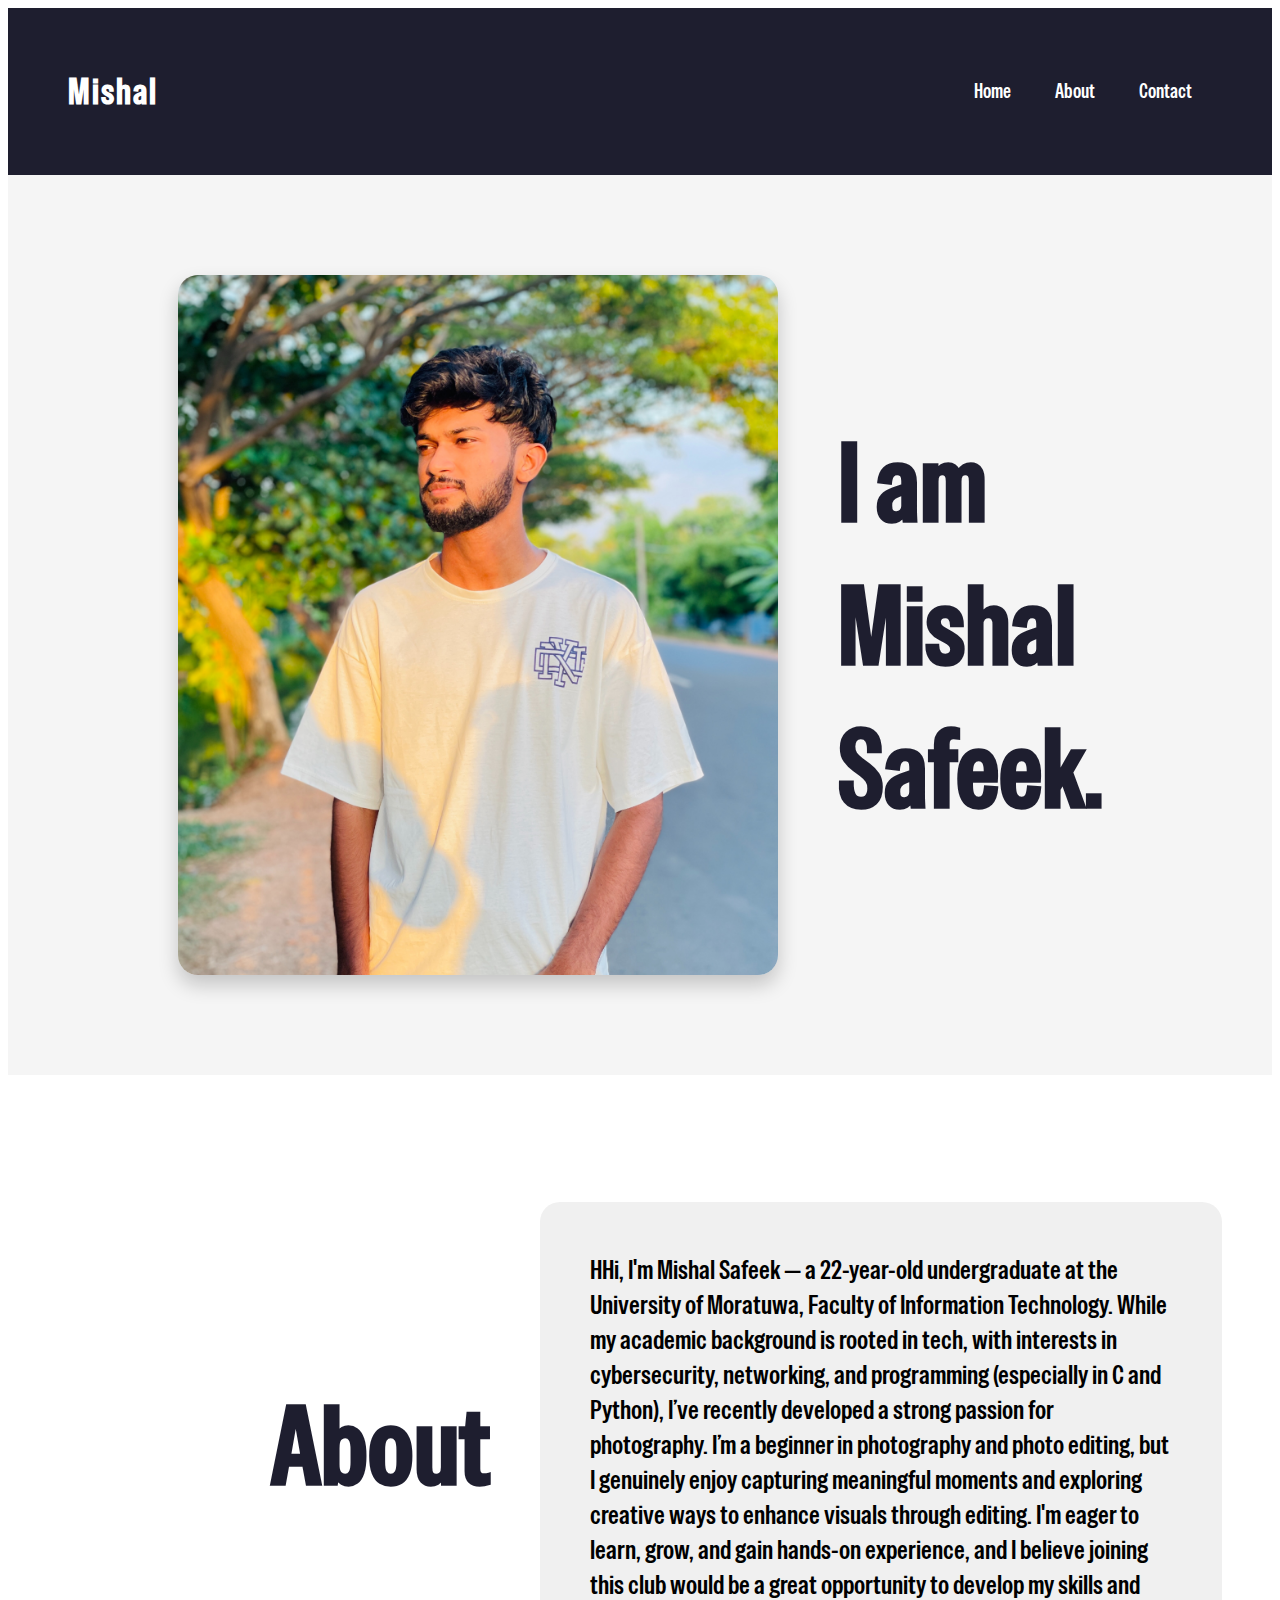
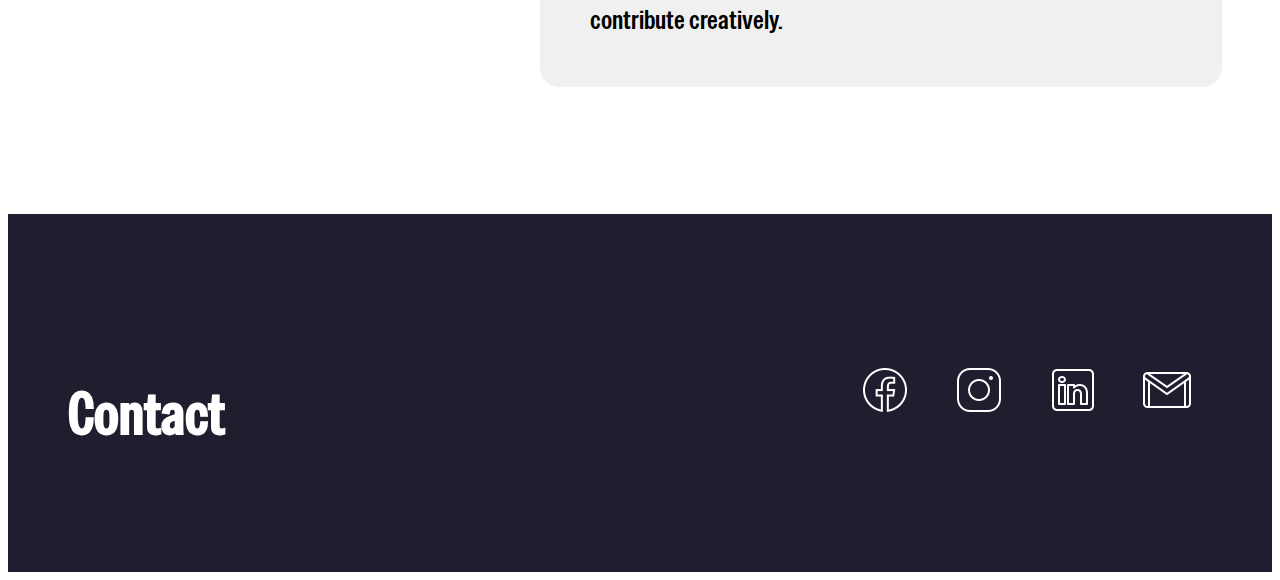
<file: index.html>
<!DOCTYPE html>
<html lang="en">
    <head>
    <meta charset="UTF-8">
    <meta name="viewport" content="width=device-width, initial-scale=1.0">
    <title>Mishal</title>
    <link rel="stylesheet" href="style.css">
    <link rel="preconnect" href="https://fonts.googleapis.com">
    <link rel="preconnect" href="https://fonts.gstatic.com" crossorigin>
    <link href="https://fonts.googleapis.com/css2?family=Press+Start+2P&family=Special+Gothic+Condensed+One&display=swap" rel="stylesheet">
    </head>
    <body>
        <header><div class="head-container">
            <h2>Mishal</h2>
            <nav>
                <a href="#Home">Home</a>
                <a href="#About">About</a>  
                <a href="#Contact">Contact</a>
            </nav></div>
        </header>
        <div class="Home" id="Home">
            <img src="IMG_E1872.JPG"  alt="Image">
            <h1>I am<br>Mishal<br>Safeek.</h1>
        </div>
        <div class="About" id="About">
            <h1>About</h1>
            <p>HHi, I'm Mishal Safeek — a 22-year-old undergraduate at the University of Moratuwa, Faculty of Information Technology. While my academic background is rooted in tech, with interests in cybersecurity, networking, and programming (especially in C and Python), I’ve recently developed a strong passion for photography.

I’m a beginner in photography and photo editing, but I genuinely enjoy capturing meaningful moments and exploring creative ways to enhance visuals through editing. I'm eager to learn, grow, and gain hands-on experience, and I believe joining this club would be a great opportunity to develop my skills and contribute creatively.</p>
        </div>

        <footer><div class="foot-container">
            <h3>Contact</h3>
            <nav>
                <a href="https://www.facebook.com/mishal.safeek/" target="_blank"><img src="icons8-facebook-50.png" alt="facebook"></a>
                <a href="https://www.instagram.com/mishalsafeek/" target="_blank"><img src="icons8-instagram-50.png" alt="instagram"></a>
                <a href="https://www.linkedin.com/in/mishal-safeek-54390a269/" target="_blank"><img src="icons8-linkedin-50.png" alt="linkedin"></a>
                <a href="mailto:mishalsafeek@gmail.com"><img src="icons8-gmail-50.png" alt="gmail"></a>
            </nav>
            
        </div>
        </footer>
    </body>
</html>
</file>
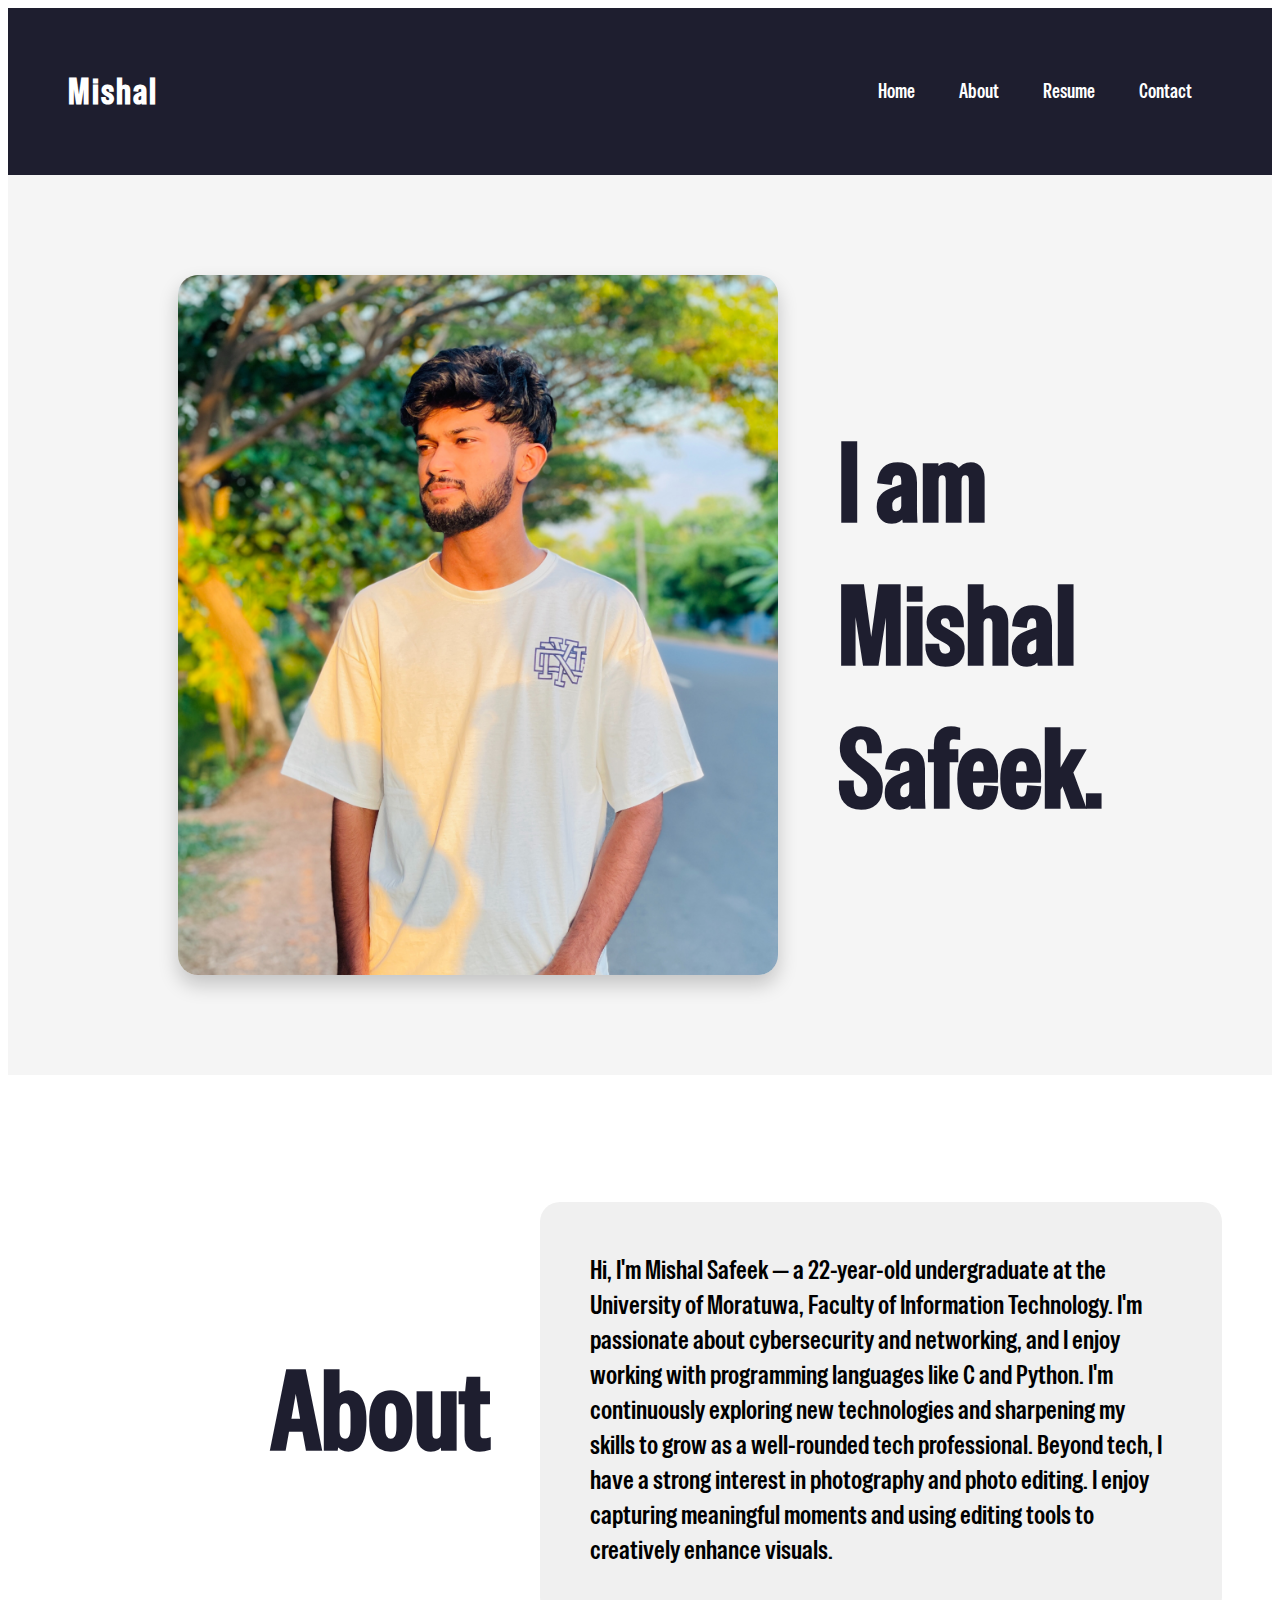
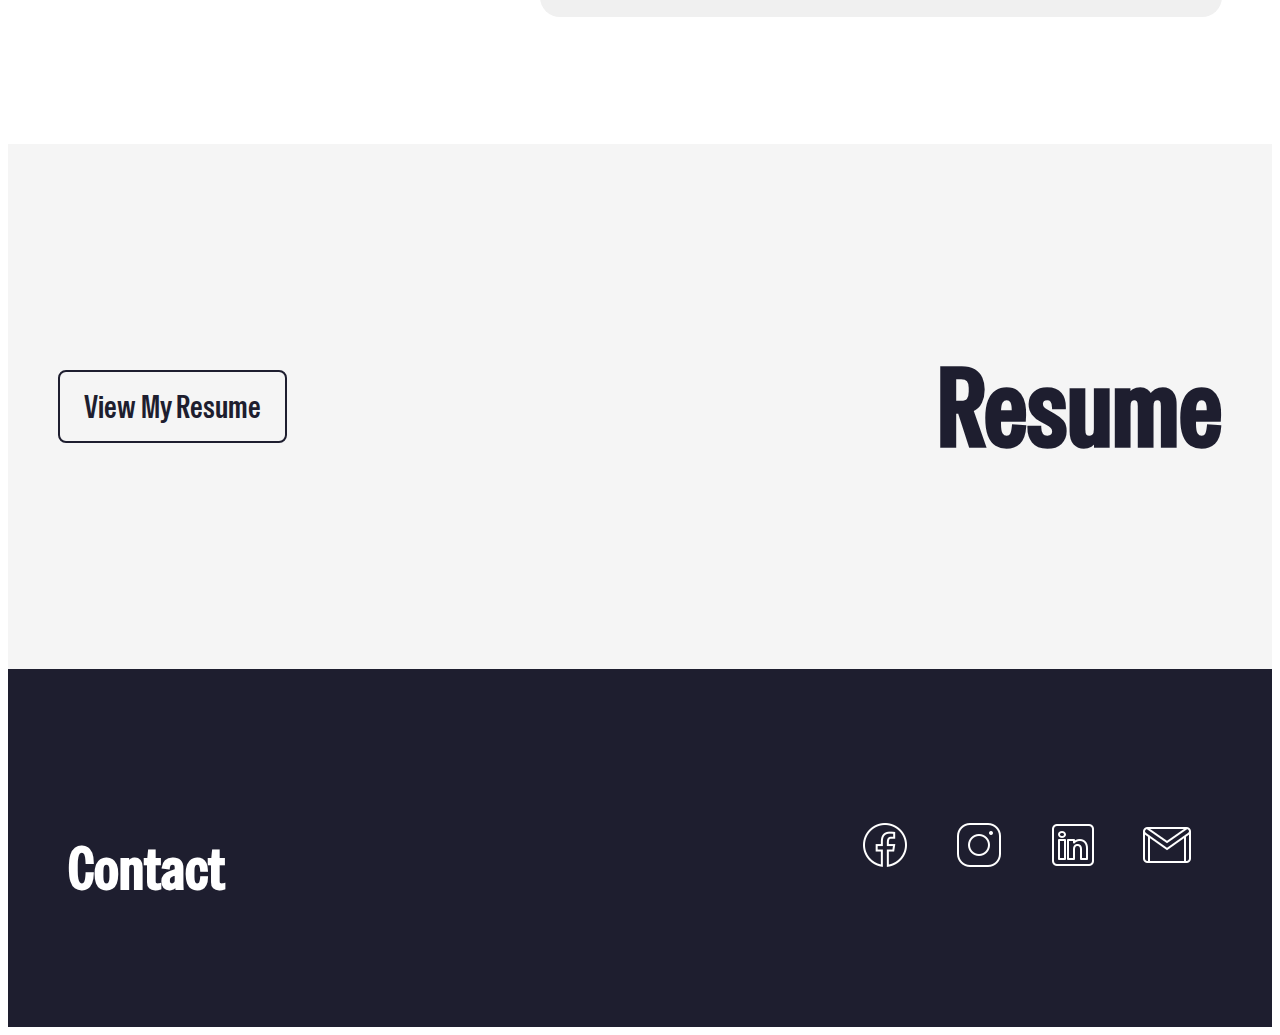
<file: port.html>
<!DOCTYPE html>
<html lang="en">
    <head>
    <meta charset="UTF-8">
    <meta name="viewport" content="width=device-width, initial-scale=1.0">
    <title>Mishal</title>
    <link rel="stylesheet" href="style.css">
    <link rel="preconnect" href="https://fonts.googleapis.com">
    <link rel="preconnect" href="https://fonts.gstatic.com" crossorigin>
    <link href="https://fonts.googleapis.com/css2?family=Press+Start+2P&family=Special+Gothic+Condensed+One&display=swap" rel="stylesheet">
    </head>
    <body>
        <header><div class="head-container">
            <h2>Mishal</h2>
            <nav>
                <a href="#Home">Home</a>
                <a href="#About">About</a>  
                <a href="#Resume">Resume</a>
                <a href="#Contact">Contact</a>
            </nav></div>
        </header>
        <div class="Home" id="Home">
            <img src="IMG_E1872.JPG"  alt="Image">
            <h1>I am<br>Mishal<br>Safeek.</h1>
        </div>
        <div class="About" id="About">
            <h1>About</h1>
            <p>Hi, I'm Mishal Safeek — a 22-year-old undergraduate at the University of Moratuwa, Faculty of Information Technology. I'm passionate about cybersecurity and networking, and I enjoy working with programming languages like C and Python. I'm continuously exploring new technologies and sharpening my skills to grow as a well-rounded tech professional.

                Beyond tech, I have a strong interest in photography and photo editing. I enjoy capturing meaningful moments and using editing tools to creatively enhance visuals.</p>
        </div>
        <div class="Resume" id="Resume">
            
            <a href="resume.pdf" target="_blank">View My Resume</a>
            <h2>Resume</h2>
        </div>
        <footer><div class="foot-container">
            <h3>Contact</h3>
            <nav>
                <a href="https://www.facebook.com/mishal.safeek/" target="_blank"><img src="icons8-facebook-50.png" alt="facebook"></a>
                <a href="https://www.instagram.com/mishalsafeek/" target="_blank"><img src="icons8-instagram-50.png" alt="instagram"></a>
                <a href="https://www.linkedin.com/in/mishal-safeek-54390a269/" target="_blank"><img src="icons8-linkedin-50.png" alt="linkedin"></a>
                <a href="mailto:mishalsafeek@gmail.com"><img src="icons8-gmail-50.png" alt="gmail"></a>
            </nav>
            
        </div>
        </footer>
    </body>
</html>
</file>
<file: style.css>
/* General Smooth Scroll */
html {
    scroll-behavior: smooth;
}

/* Header */
.head-container {
    display: flex;
    align-items: center;
    justify-content: space-between;
    padding: 30px 60px;
    background-color: #1e1e2f; /* Dark tone */
    color: #ffffff;
}

.head-container h2 {
    font-family: "Special Gothic Condensed One", sans-serif;
    font-size: 36px;
    letter-spacing: 2px;
    color: #ffffff;
}

nav {
    margin-left: auto;
}

nav a {
    margin: 0 20px;
    font-family: "Special Gothic Condensed One", sans-serif;
    font-size: 20px;
    color: #ffffff;
    text-decoration: none;
    transition: color 0.3s ease;
}

nav a:hover {
    color: #00ffff; /* Cyan accent */
}

/* Home Section */
.Home {
    display: flex;
    align-items: center;
    justify-content: center;
    padding: 100px 50px;
    background-color: #f5f5f5;
}

.Home h1 {
    font-family: "Special Gothic Condensed One", sans-serif;
    font-size: 110px;
    margin-left: 60px;
    color: #1e1e2f;
}

.Home img {
    width: 600px;
    height: 700px;
    object-fit: cover;
    border-radius: 20px;
    box-shadow: 0 10px 20px rgba(0,0,0,0.2);
}

/* About Section */
.About {
    display: flex;
    justify-content: flex-end;
    align-items: center;
    padding: 100px 50px;
    font-family: "Special Gothic Condensed One", sans-serif;
    background-color: #ffffff;
}

.About h1 {
    font-size: 110px;
    color: #1e1e2f;
    margin-right: 50px;
}

.About p {
    width: 50%;
    font-size: 27px;
    padding: 50px;
    background-color: #f0f0f0;
    border-radius: 20px;
}

/* Resume Section */
.Resume {
    background-color: #f5f5f5;
    padding: 100px 50px;
    display: flex;
    align-items: center;
    justify-content: space-between;
}

.Resume h2 {
    font-size: 110px;
    font-family: "Special Gothic Condensed One", sans-serif;
    color: #1e1e2f;
}

.Resume a {
    display: inline-block;
    padding: 14px 24px;
    border: 2px solid #1e1e2f;
    border-radius: 8px;
    color: #1e1e2f;
    text-decoration: none;
    font-family: "Special Gothic Condensed One", sans-serif;
    font-size: 32px;
    background-color: transparent;
    transition: all 0.3s ease;
}

.Resume a:hover {
    background-color: #1e1e2f;
    color: #ffffff;
}

/* Footer */
.foot-container {
    background-color: #1e1e2f;
    color: #ffffff;
    padding: 100px 60px;
    display: flex;
    align-items: center;
    justify-content: space-between;
    flex-wrap: wrap;
}

.foot-container h3 {
    font-family: "Special Gothic Condensed One", sans-serif;
    font-size: 60px;
    margin-bottom: 20px;
}

.social-links {
    display: flex;
    align-items: center;
    gap: 20px;
}

.social-links a img {
    width: 50px;
    height: 50px;
    filter: grayscale(100%);
    transition: transform 0.3s ease, filter 0.3s ease;
}

.social-links a:hover img {
    transform: scale(1.2);
    filter: grayscale(0%);
}

/* Responsive (optional) */
@media (max-width: 768px) {
    .Home {
        flex-direction: column;
        text-align: center;
    }

    .Home h1 {
        font-size: 60px;
        margin-top: 20px;
    }

    .About {
        flex-direction: column;
    }

    .About h1 {
        font-size: 60px;
        margin-bottom: 20px;
    }

    .About p {
        width: 100%;
        font-size: 20px;
        padding: 30px;
    }

    .Resume {
        flex-direction: column;
        align-items: center;
    }

    .Resume h2 {
        font-size: 60px;
        margin-bottom: 20px;
    }

    .Resume a {
        font-size: 24px;
    }

    .foot-container {
        flex-direction: column;
        align-items: flex-start;
    }

    .foot-container h3 {
        font-size: 40px;
    }
}
</file>
